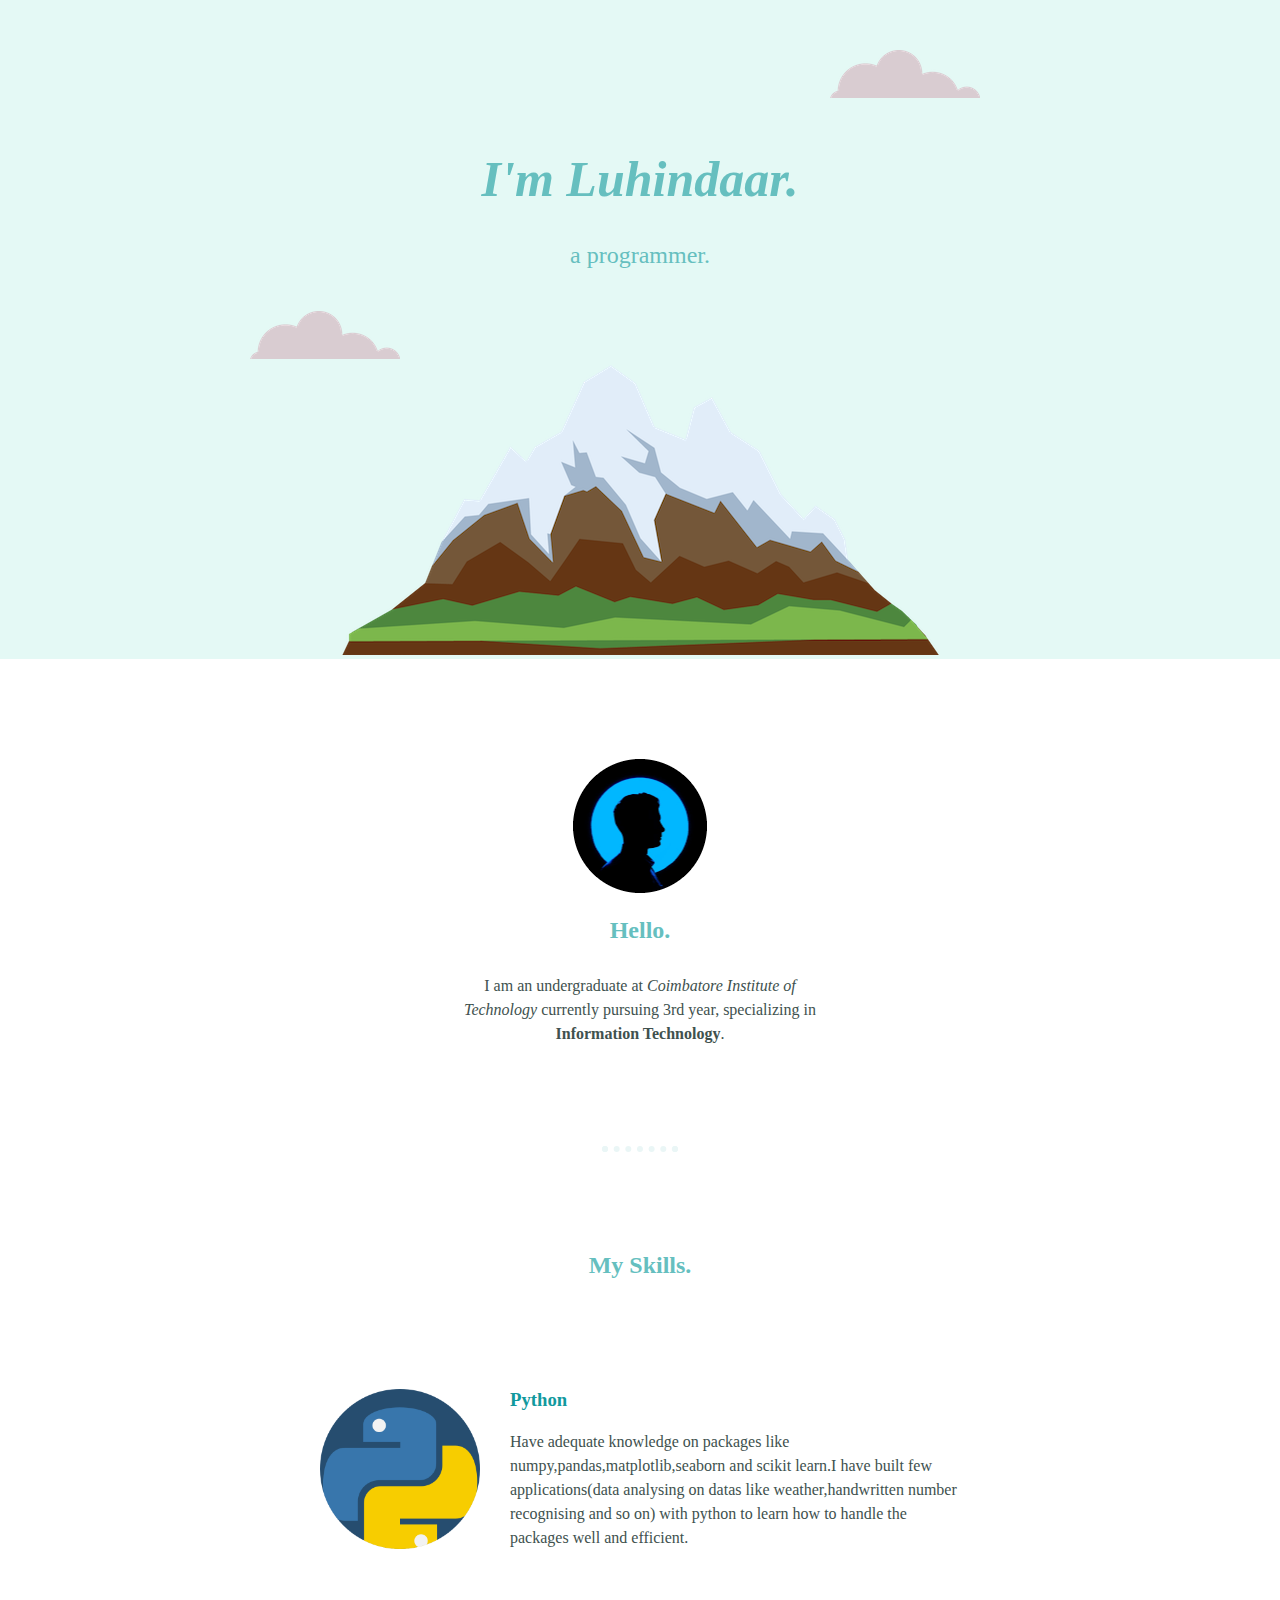
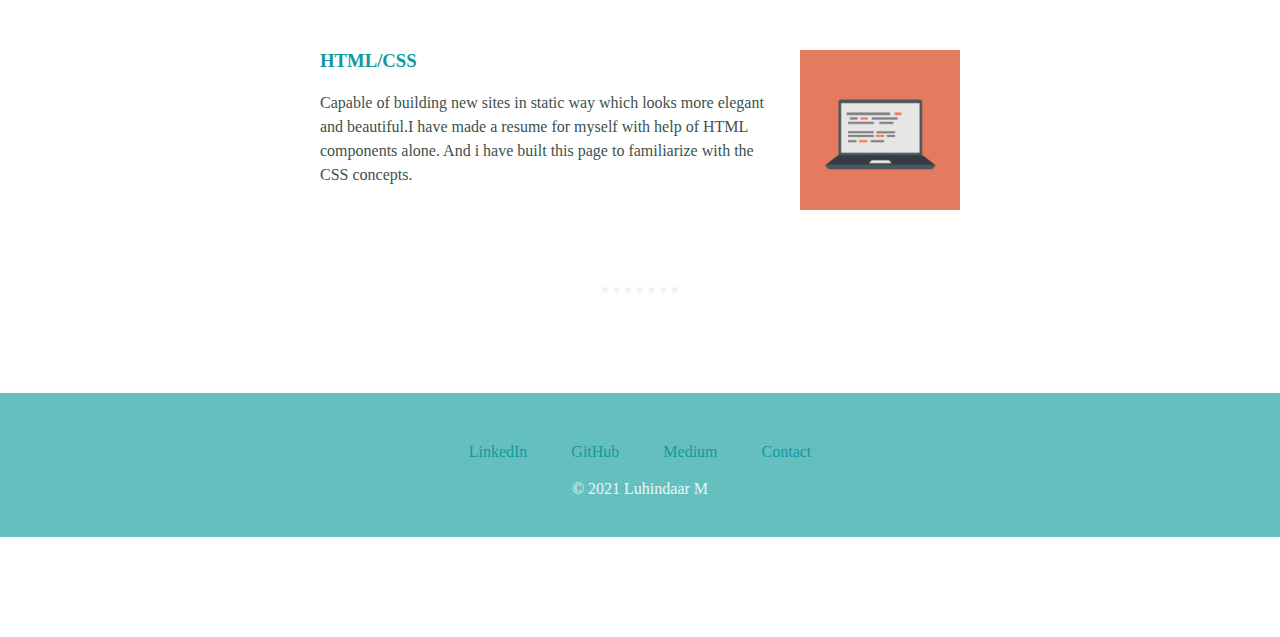
<file: index.html>
<!DOCTYPE html>
<html lang="en" dir="ltr">
  <head>
    <meta charset="utf-8">
    <title>Luhindaar M</title>
    <link rel="stylesheet" href="styles.css">
    <link rel="icon" href="favicon.ico">
  </head>
  <body>
    <div class="top">
      <img class="topcloud"src="cloud.png" alt="Cloud-img">
      <h1><em>I'm Luhindaar.</em></h1>
      <h2 class="weight">a programmer.</h2>
      <img class="bottomcloud"src="cloud.png" alt="Cloud-img">
      <img class="mo"src="mountain.png" alt="mountain-img">
    </div>
    <div class="middle">
      <div class="profile">
        <img src="profile.png" alt="profile picture">
        <h2>Hello.</h2>
        <p class="about">I am an undergraduate at <em>Coimbatore Institute of Technology</em> currently pursuing 3rd year, specializing in <strong>Information Technology</strong>.</p>
      </div>
      <hr>
      <div class="skills">
        <h2>My Skills.</h2>
        <div class="skill-row">
          <img class="pyimage" src="python.png" alt="">
          <h3>Python</h3>
          <p>Have adequate knowledge on packages like numpy,pandas,matplotlib,seaborn and scikit learn.I have built few applications(data analysing on datas like weather,handwritten number recognising and so on) with python to learn how to handle the packages well and efficient.</p>
        </div>
        <div class="skill-row">
          <img class="comimage" src="computer.png" alt="">
          <h3>HTML/CSS</h3>
          <p>Capable of building new sites in static way which looks more elegant and beautiful.I have made a resume for myself with help of HTML components alone. And i have built this page to familiarize with the CSS concepts.</p>
        </div>
      </div>
      <hr>

    <div class="bottom">
      <a class="footer-link" href="https://www.linkedin.com/in/luhil-318b9418a/">LinkedIn</a>
      <a class="footer-link" href="https://github.com/Luhindaar?tab=repositories">GitHub</a>
      <a class="footer-link" href="https://medium.com/@Luhindaar_M">Medium</a>
      <a class="footer-link" href="contact.html">Contact</a>
      <p class="bpara">© 2021 Luhindaar M</p>
    </div>
  </body>
</html>
</file>
<file: styles.css>
body
{
color: #40514E;
  margin: 0;
  text-align: center;
  font-family:'Merriweather', serif;
}

h1
{
  margin-top: 50px;
  font-family: 'Sacramento', cursive;
  font-size: 50px;
  color: #66BFBF;
}

h2
{
  font-family: 'Sacramento', cursive;
  color: #66BFBF;
  padding-bottom: 10px;
}

h3
{
  color: #11999E;
}

p
{
  line-height: 1.5;
}

hr
{
  border: dotted 6px;
  border-bottom: none;
  border-color: #EAF6F6;
  width: 5%;
  margin: 100px auto;
}

a
{
  color: #11999E;
  margin: 10px 20px;
  text-decoration: none;
}

a:hover
{
  color: #EAF6F6;
}

.weight
{
  font-weight: normal;
}

.about
{
  width: 30%;
  margin: auto;
}

.top
{
  background-color: #E4F9F5;
  position: relative;
  padding-top: 100px;
}

.middle
{
  margin: 100px 0;
}

.bottom
{
  background-color: #66BFBF;
  padding: 50px 0 20px;
}

.topcloud
{
  position: absolute;
  right: 300px;
  top: 50px;
}

.bottomcloud
{
  position: absolute;
  left: 250px;
  bottom: 300px;
}

.skill-row
{
  width: 50%;
  margin: auto;
  margin-top: 100px;
  margin-bottom: 100px;
  text-align: left;
}

.comimage
{
  width: 25%;
  float: right;
  margin-left: 30px;
}

.pyimage
{
  width: 25%;
  float: left;
  margin-right: 30px;
}

.footer-link
{
  color: #11999E;
}

.bpara
{
  color: #EAF6F6
}
</file>
